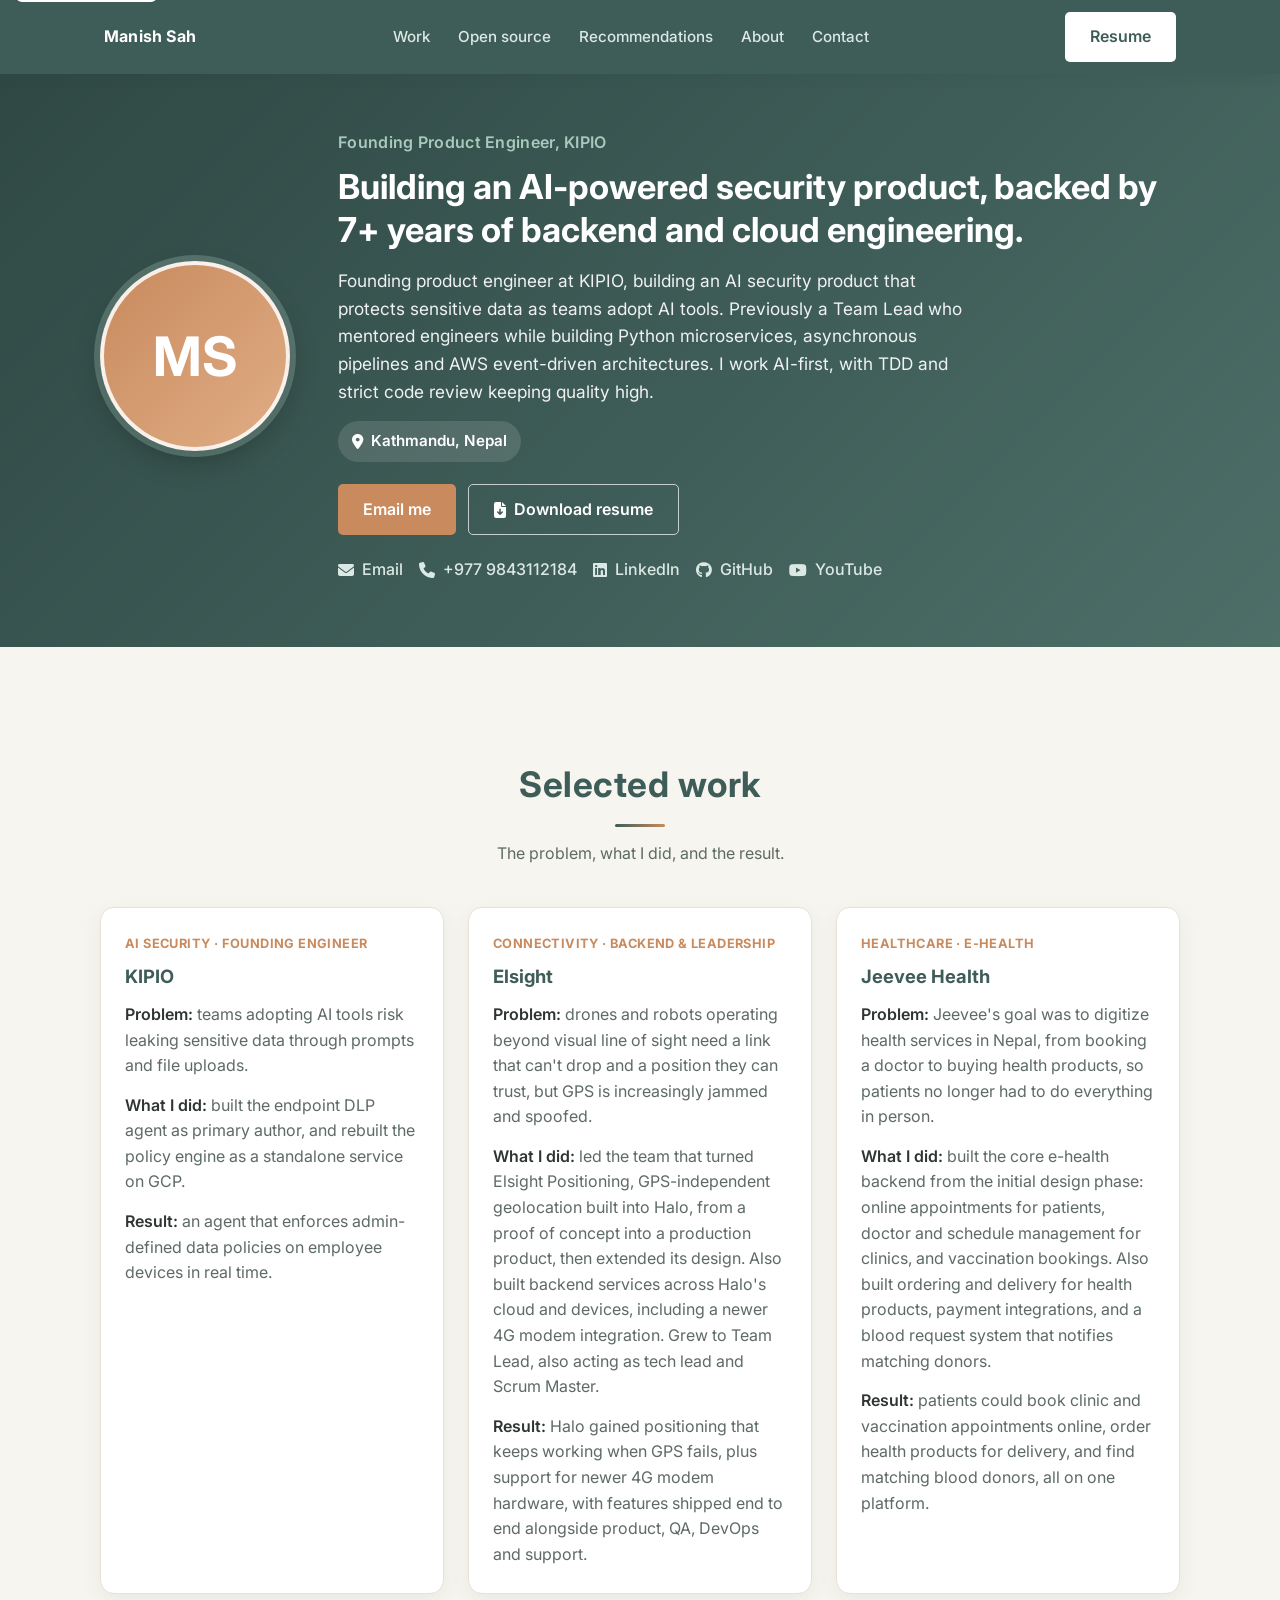
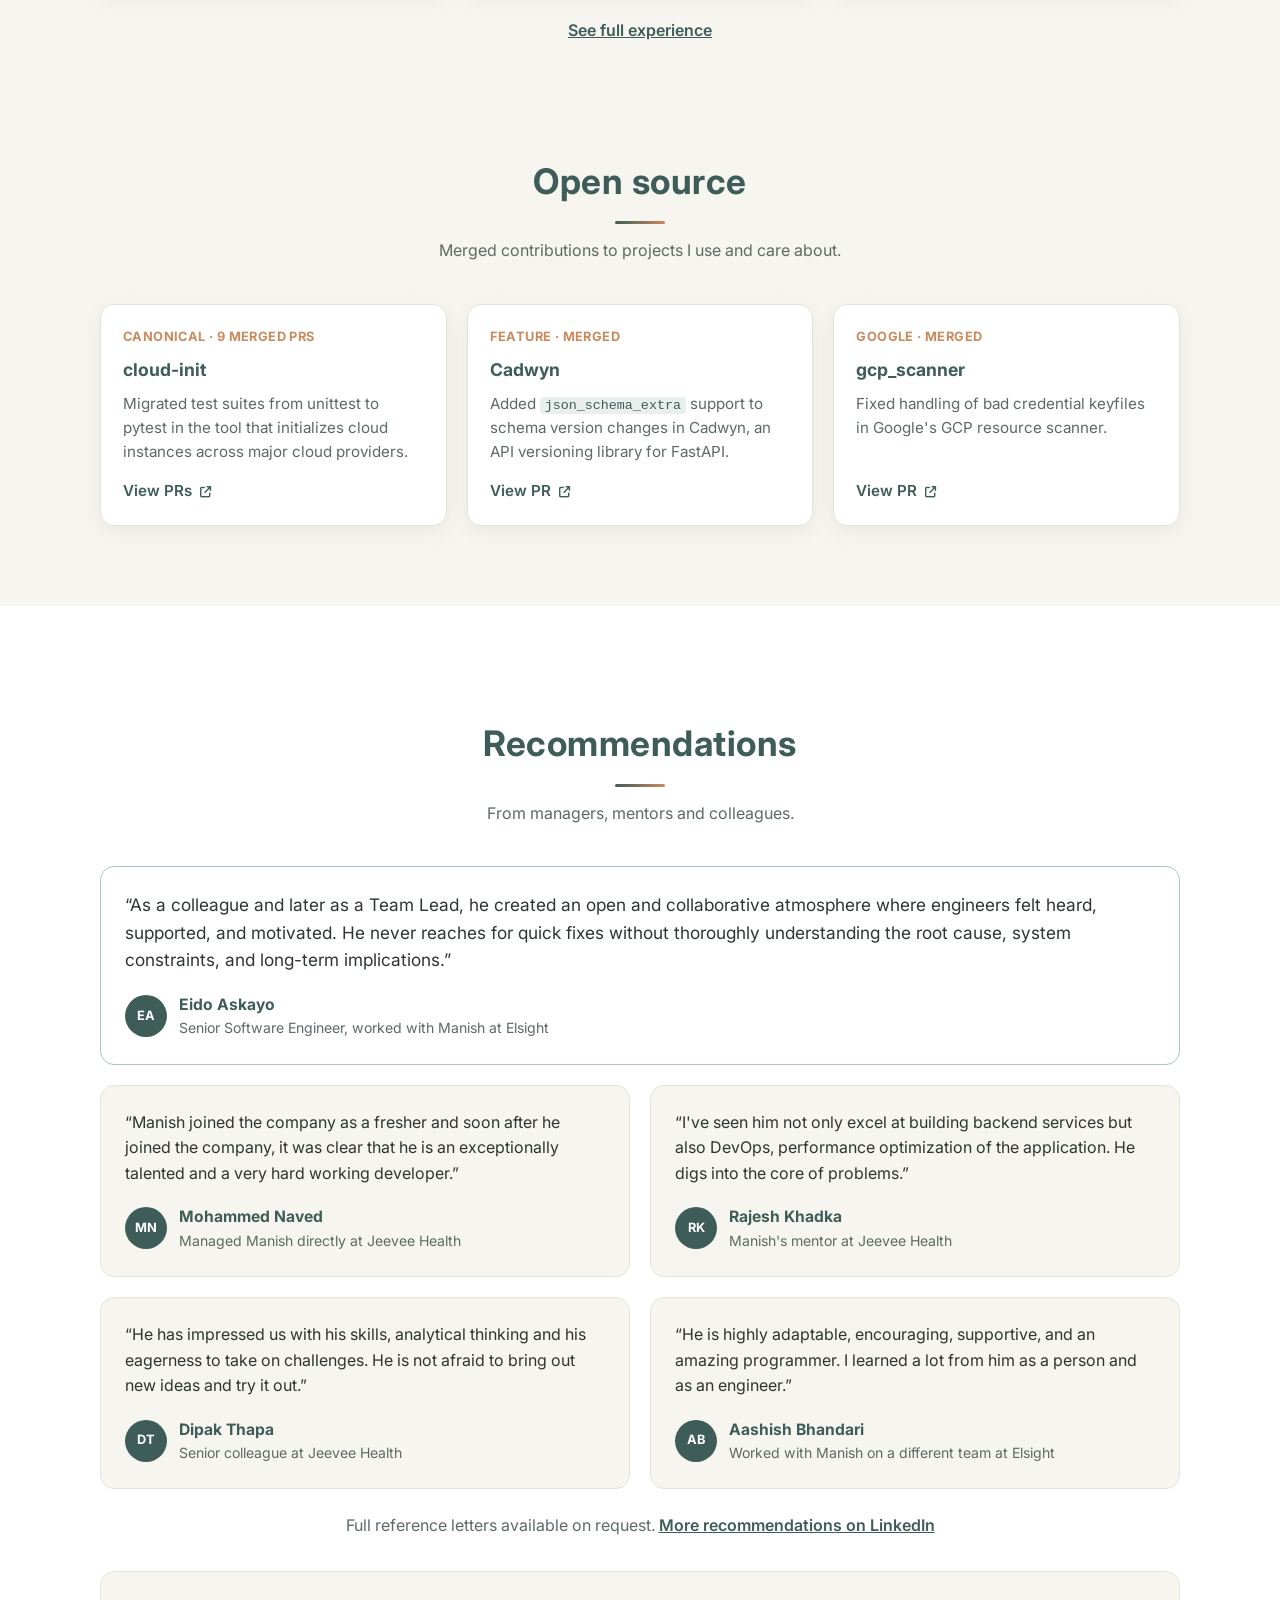
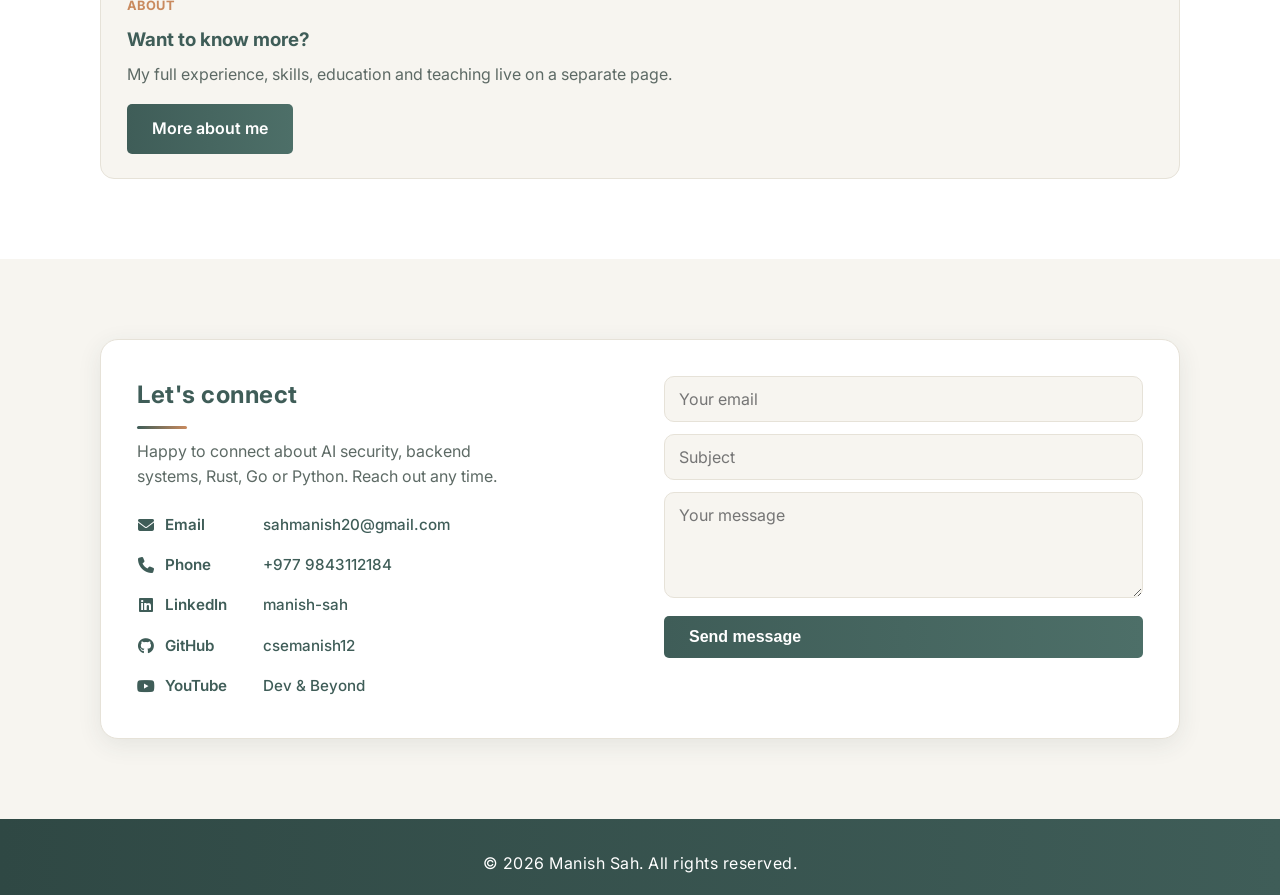
<file: index.html>
<!DOCTYPE html>
<html lang="en">
<head>
  <meta charset="UTF-8">
  <meta name="viewport" content="width=device-width, initial-scale=1">
  <title>Manish Sah | Founding Product Engineer</title>
  <meta name="description" content="Manish Sah — Founding Product Engineer at KIPIO, building an AI security product. 7+ years building backend systems in Python, Rust and Go, IoT integrations, and services on AWS and GCP.">
  <link href="https://fonts.googleapis.com/css2?family=Inter:wght@400;500;600;700;800&display=swap" rel="stylesheet">
  <link rel="stylesheet" href="https://cdnjs.cloudflare.com/ajax/libs/font-awesome/6.5.2/css/all.min.css" integrity="sha512-SnH5WK+bZxgPHs44uWIX+LLJAJ9/2PkPKZ5QiAj6Ta86w+fsb2TkcmfRyVX3pBnMFcV7oQPJkl9QevSCWr3W6A==" crossorigin="anonymous" referrerpolicy="no-referrer">
  <link rel="stylesheet" href="style.css?v=10">
</head>
<body id="top">
  <a class="skip-link" href="#main">Skip to content</a>

  <header class="site-header">
    <div class="header-inner">
      <a href="#top" class="brand"><span>Manish Sah</span></a>
      <button class="nav-toggle" type="button" aria-expanded="false" aria-controls="site-nav" aria-label="Open menu">
        <span></span><span></span><span></span>
      </button>
      <nav id="site-nav" class="site-nav">
        <a href="#work">Work</a>
        <a href="#open-source">Open source</a>
        <a href="#recommendations">Recommendations</a>
        <a href="about.html">About</a>
        <a href="#contact">Contact</a>
      </nav>
      <a href="assets/Manish_Sah_Resume.pdf" target="_blank" rel="noopener" class="btn btn-header-resume">Resume</a>
    </div>
  </header>

  <main id="main">
    <section class="hero">
      <div class="container hero-grid">
        <div class="hero-photo" aria-hidden="true">MS</div>
        <div class="hero-copy">
          <p class="hero-kicker">Founding Product Engineer, KIPIO</p>
          <h1>Building an AI-powered security product, backed by 7+ years of backend and cloud engineering.</h1>
          <p class="hero-lead">Founding product engineer at KIPIO, building an AI security product that protects sensitive data as teams adopt AI tools. Previously a Team Lead who mentored engineers while building Python microservices, asynchronous pipelines and AWS event-driven architectures. I work AI-first, with TDD and strict code review keeping quality high.</p>
          <p class="hero-availability"><i class="fas fa-location-dot" aria-hidden="true"></i> Kathmandu, Nepal</p>
          <div class="hero-actions">
            <a href="mailto:sahmanish20@gmail.com" class="btn btn-primary">Email me</a>
            <a href="assets/Manish_Sah_Resume.pdf" target="_blank" rel="noopener" class="btn btn-tertiary"><i class="fas fa-file-arrow-down" aria-hidden="true"></i> Download resume</a>
          </div>
          <div class="hero-social">
            <a href="mailto:sahmanish20@gmail.com" title="Email"><i class="fas fa-envelope"></i><span>Email</span></a>
            <a href="tel:+9779843112184" title="Phone"><i class="fas fa-phone"></i><span>+977 9843112184</span></a>
            <a href="https://www.linkedin.com/in/manish-sah/" target="_blank" rel="noopener" title="LinkedIn"><i class="fab fa-linkedin"></i><span>LinkedIn</span></a>
            <a href="https://github.com/csemanish12" target="_blank" rel="noopener" title="GitHub"><i class="fab fa-github"></i><span>GitHub</span></a>
            <a href="https://www.youtube.com/@DevAndBeyond" target="_blank" rel="noopener" title="YouTube"><i class="fab fa-youtube"></i><span>YouTube</span></a>
          </div>
        </div>
      </div>
    </section>

    <section id="work" class="section-padding">
      <div class="container">
        <h2>Selected work</h2>
        <p class="section-intro">The problem, what I did, and the result.</p>
        <div class="work-grid">
          <article class="work-card">
            <p class="work-label">AI security · Founding engineer</p>
            <h3>KIPIO</h3>
            <p><strong>Problem:</strong> teams adopting AI tools risk leaking sensitive data through prompts and file uploads.</p>
            <p><strong>What I did:</strong> built the endpoint DLP agent as primary author, and rebuilt the policy engine as a standalone service on GCP.</p>
            <p><strong>Result:</strong> an agent that enforces admin-defined data policies on employee devices in real time.</p>
          </article>
          <article class="work-card">
            <p class="work-label">Connectivity · Backend &amp; leadership</p>
            <h3>Elsight</h3>
            <p><strong>Problem:</strong> drones and robots operating beyond visual line of sight need a link that can't drop and a position they can trust, but GPS is increasingly jammed and spoofed.</p>
            <p><strong>What I did:</strong> led the team that turned Elsight Positioning, GPS-independent geolocation built into Halo, from a proof of concept into a production product, then extended its design. Also built backend services across Halo's cloud and devices, including a newer 4G modem integration. Grew to Team Lead, also acting as tech lead and Scrum Master.</p>
            <p><strong>Result:</strong> Halo gained positioning that keeps working when GPS fails, plus support for newer 4G modem hardware, with features shipped end to end alongside product, QA, DevOps and support.</p>
          </article>
          <article class="work-card">
            <p class="work-label">Healthcare · E-health</p>
            <h3>Jeevee Health</h3>
            <p><strong>Problem:</strong> Jeevee's goal was to digitize health services in Nepal, from booking a doctor to buying health products, so patients no longer had to do everything in person.</p>
            <p><strong>What I did:</strong> built the core e-health backend from the initial design phase: online appointments for patients, doctor and schedule management for clinics, and vaccination bookings. Also built ordering and delivery for health products, payment integrations, and a blood request system that notifies matching donors.</p>
            <p><strong>Result:</strong> patients could book clinic and vaccination appointments online, order health products for delivery, and find matching blood donors, all on one platform.</p>
          </article>
        </div>
        <p class="work-footnote"><a href="about.html#experience">See full experience</a></p>
      </div>
    </section>

    <section id="open-source" class="section-padding oss-section">
      <div class="container">
        <h2>Open source</h2>
        <p class="section-intro">Merged contributions to projects I use and care about.</p>
        <div class="oss-grid">
          <article class="oss-card">
            <p class="work-label">Canonical · 9 merged PRs</p>
            <h3>cloud-init</h3>
            <p>Migrated test suites from unittest to pytest in the tool that initializes cloud instances across major cloud providers.</p>
            <a href="https://github.com/canonical/cloud-init/pulls?q=is%3Apr+is%3Amerged+author%3Acsemanish12" target="_blank" rel="noopener">View PRs <i class="fas fa-arrow-up-right-from-square" aria-hidden="true"></i></a>
          </article>
          <article class="oss-card">
            <p class="work-label">Feature · Merged</p>
            <h3>Cadwyn</h3>
            <p>Added <code>json_schema_extra</code> support to schema version changes in Cadwyn, an API versioning library for FastAPI.</p>
            <a href="https://github.com/zmievsa/cadwyn/pulls?q=is%3Apr+is%3Amerged+author%3Acsemanish12" target="_blank" rel="noopener">View PR <i class="fas fa-arrow-up-right-from-square" aria-hidden="true"></i></a>
          </article>
          <article class="oss-card">
            <p class="work-label">Google · Merged</p>
            <h3>gcp_scanner</h3>
            <p>Fixed handling of bad credential keyfiles in Google's GCP resource scanner.</p>
            <a href="https://github.com/google/gcp_scanner/pulls?q=is%3Apr+is%3Amerged+author%3Acsemanish12" target="_blank" rel="noopener">View PR <i class="fas fa-arrow-up-right-from-square" aria-hidden="true"></i></a>
          </article>
        </div>
      </div>
    </section>

    <section id="recommendations" class="recs-section section-padding">
      <div class="container">
        <h2>Recommendations</h2>
        <p class="section-intro">From managers, mentors and colleagues.</p>
        <div class="recs-grid">
          <article class="rec-card rec-card-featured">
            <blockquote><p>As a colleague and later as a Team Lead, he created an open and collaborative atmosphere where engineers felt heard, supported, and motivated. He never reaches for quick fixes without thoroughly understanding the root cause, system constraints, and long-term implications.</p></blockquote>
            <div class="rec-person">
              <span class="rec-initials" aria-hidden="true">EA</span>
              <div>
                <strong>Eido Askayo</strong>
                <span>Senior Software Engineer, worked with Manish at Elsight</span>
              </div>
            </div>
          </article>
          <article class="rec-card">
            <blockquote><p>Manish joined the company as a fresher and soon after he joined the company, it was clear that he is an exceptionally talented and a very hard working developer.</p></blockquote>
            <div class="rec-person">
              <span class="rec-initials" aria-hidden="true">MN</span>
              <div>
                <strong>Mohammed Naved</strong>
                <span>Managed Manish directly at Jeevee Health</span>
              </div>
            </div>
          </article>
          <article class="rec-card">
            <blockquote><p>I&#39;ve seen him not only excel at building backend services but also DevOps, performance optimization of the application. He digs into the core of problems.</p></blockquote>
            <div class="rec-person">
              <span class="rec-initials" aria-hidden="true">RK</span>
              <div>
                <strong>Rajesh Khadka</strong>
                <span>Manish&#39;s mentor at Jeevee Health</span>
              </div>
            </div>
          </article>
          <article class="rec-card">
            <blockquote><p>He has impressed us with his skills, analytical thinking and his eagerness to take on challenges. He is not afraid to bring out new ideas and try it out.</p></blockquote>
            <div class="rec-person">
              <span class="rec-initials" aria-hidden="true">DT</span>
              <div>
                <strong>Dipak Thapa</strong>
                <span>Senior colleague at Jeevee Health</span>
              </div>
            </div>
          </article>
          <article class="rec-card">
            <blockquote><p>He is highly adaptable, encouraging, supportive, and an amazing programmer. I learned a lot from him as a person and as an engineer.</p></blockquote>
            <div class="rec-person">
              <span class="rec-initials" aria-hidden="true">AB</span>
              <div>
                <strong>Aashish Bhandari</strong>
                <span>Worked with Manish on a different team at Elsight</span>
              </div>
            </div>
          </article>
        </div>
        <p class="work-footnote">Full reference letters available on request. <a href="https://www.linkedin.com/in/manish-sah/details/recommendations/" target="_blank" rel="noopener">More recommendations on LinkedIn</a></p>
        <div class="about-teaser">
          <p class="work-label">About</p>
          <h3>Want to know more?</h3>
          <p>My full experience, skills, education and teaching live on a separate page.</p>
          <a href="about.html" class="btn btn-primary">More about me</a>
        </div>
      </div>
    </section>

    <section id="contact" class="contact-section section-padding">
      <div class="container">
        <div class="contact-card">
          <div class="contact-card-details">
            <h2>Let's connect</h2>
            <p class="contact-lead">Happy to connect about AI security, backend systems, Rust, Go or Python. Reach out any time.</p>
            <ul class="contact-list">
              <li>
                <a href="mailto:sahmanish20@gmail.com">
                  <span class="contact-icon"><i class="fas fa-envelope" aria-hidden="true"></i></span>
                  <span class="contact-copy"><span class="contact-label">Email</span><span class="contact-value">sahmanish20@gmail.com</span></span>
                </a>
              </li>
              <li>
                <a href="tel:+9779843112184">
                  <span class="contact-icon"><i class="fas fa-phone" aria-hidden="true"></i></span>
                  <span class="contact-copy"><span class="contact-label">Phone</span><span class="contact-value">+977 9843112184</span></span>
                </a>
              </li>
              <li>
                <a href="https://www.linkedin.com/in/manish-sah/" target="_blank" rel="noopener">
                  <span class="contact-icon"><i class="fab fa-linkedin" aria-hidden="true"></i></span>
                  <span class="contact-copy"><span class="contact-label">LinkedIn</span><span class="contact-value">manish-sah</span></span>
                </a>
              </li>
              <li>
                <a href="https://github.com/csemanish12" target="_blank" rel="noopener">
                  <span class="contact-icon"><i class="fab fa-github" aria-hidden="true"></i></span>
                  <span class="contact-copy"><span class="contact-label">GitHub</span><span class="contact-value">csemanish12</span></span>
                </a>
              </li>
              <li>
                <a href="https://www.youtube.com/@DevAndBeyond" target="_blank" rel="noopener">
                  <span class="contact-icon"><i class="fab fa-youtube" aria-hidden="true"></i></span>
                  <span class="contact-copy"><span class="contact-label">YouTube</span><span class="contact-value">Dev &amp; Beyond</span></span>
                </a>
              </li>
            </ul>
          </div>
          <div class="contact-card-form">
            <form id="contactForm">
              <input type="text" name="_honey" class="honey-field" tabindex="-1" autocomplete="off" aria-hidden="true">
              <label class="sr-only" for="sender">Your email</label>
              <input id="sender" type="email" name="email" placeholder="Your email" required>
              <label class="sr-only" for="subject">Subject</label>
              <input id="subject" type="text" name="subject" placeholder="Subject" required>
              <label class="sr-only" for="message">Your message</label>
              <textarea id="message" name="message" placeholder="Your message" rows="4" required></textarea>
              <button type="submit" class="btn btn-primary">Send message</button>
              <div id="contact-status" role="status"></div>
            </form>
          </div>
        </div>
      </div>
    </section>
  </main>

  <footer class="footer">
    <div class="container">
      <p>&copy; <span id="current-year"></span> Manish Sah. All rights reserved.</p>
    </div>
  </footer>
  <script src="script.js?v=1"></script>
</body>
</html>
</file>
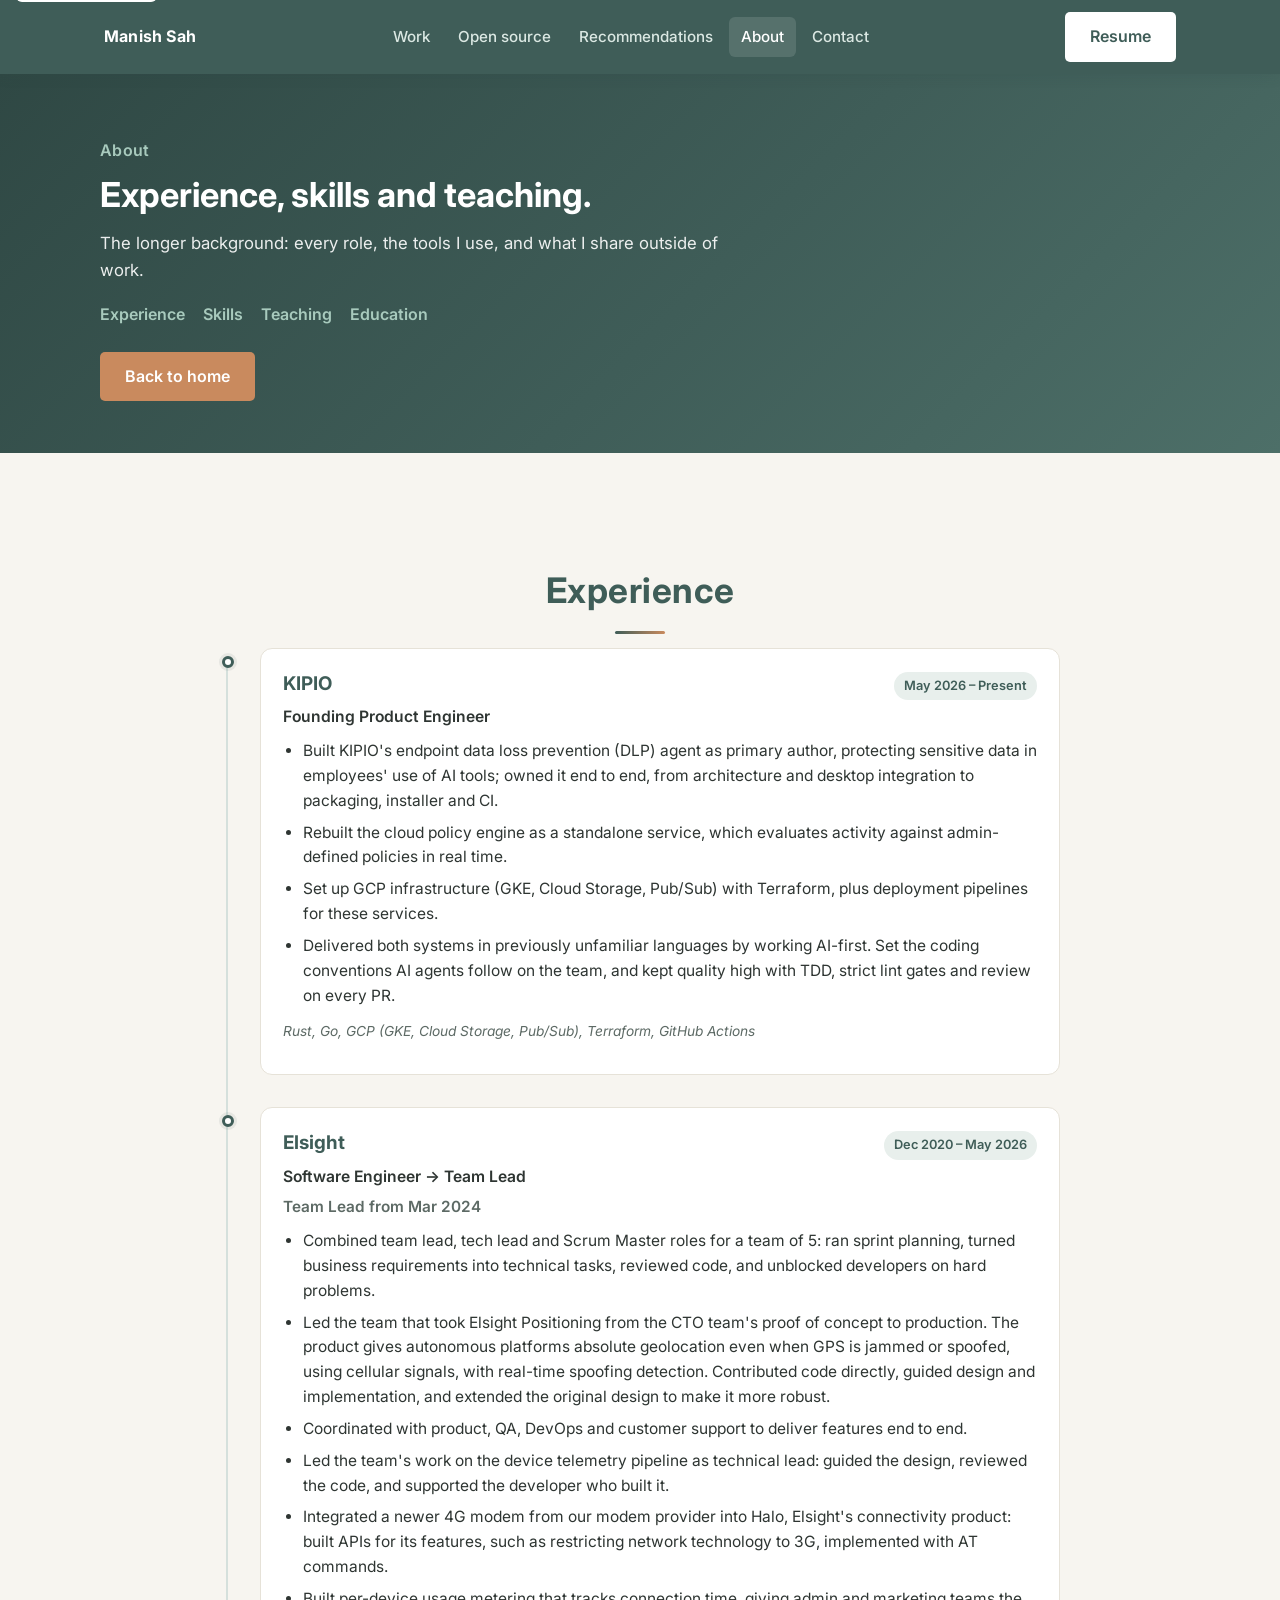
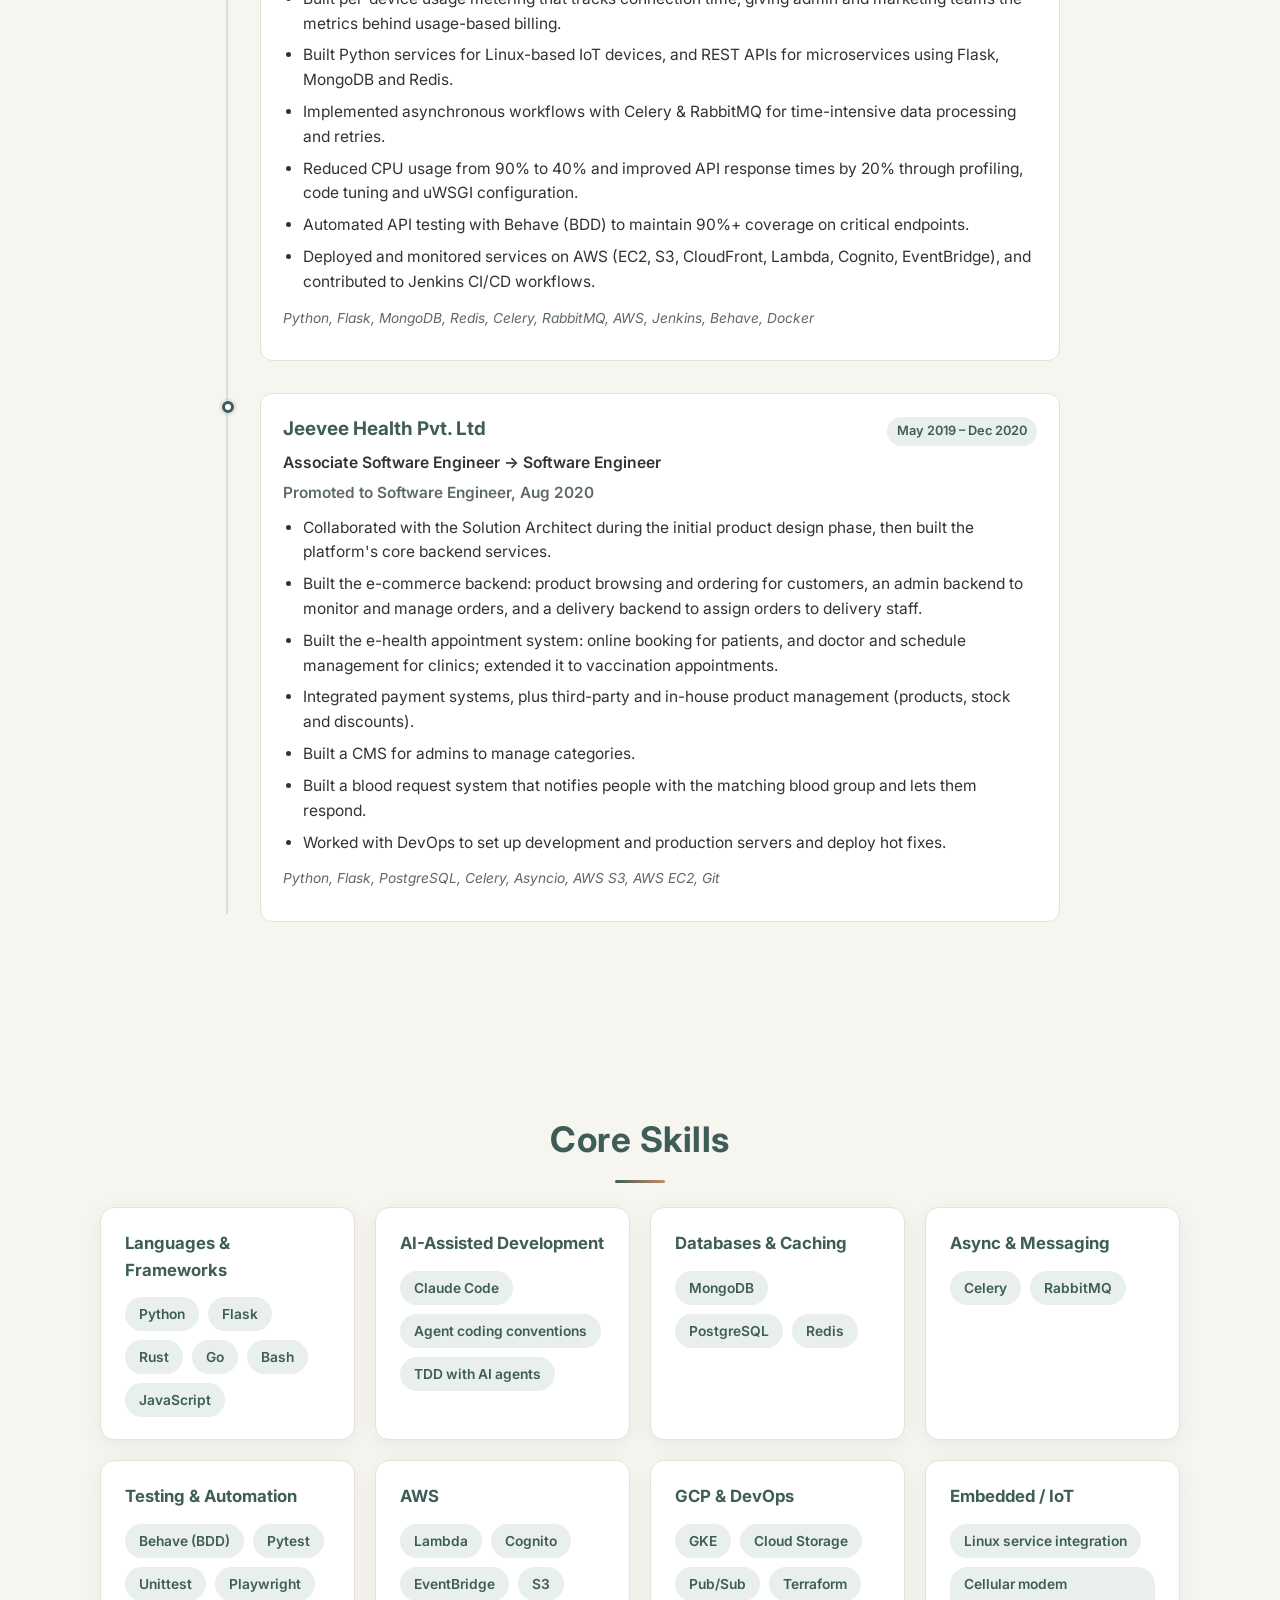
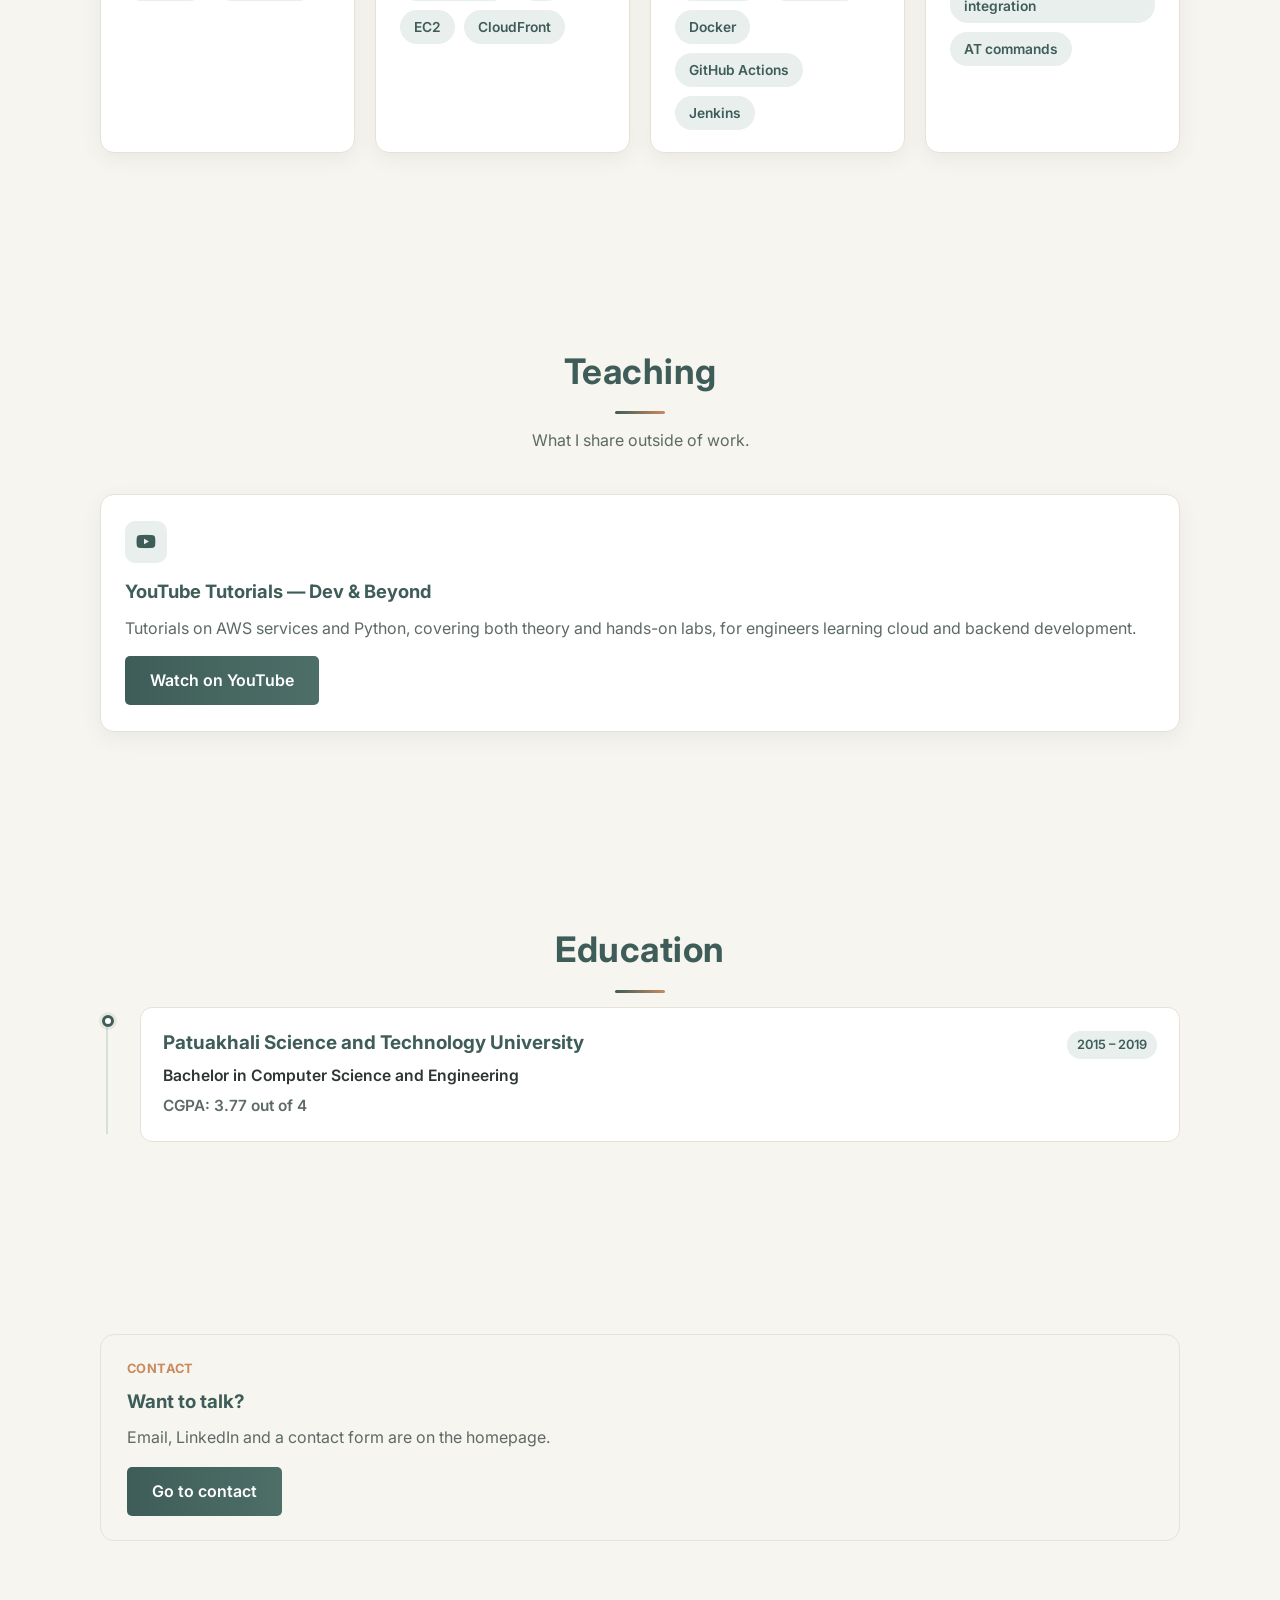
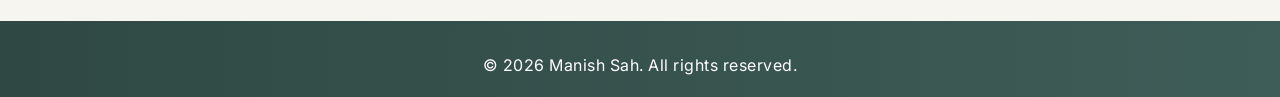
<file: about.html>
<!DOCTYPE html>
<html lang="en">
<head>
  <meta charset="UTF-8">
  <meta name="viewport" content="width=device-width, initial-scale=1">
  <title>About Manish Sah | Experience &amp; skills</title>
  <meta name="description" content="Manish Sah — Founding Product Engineer at KIPIO, building an AI security product. 7+ years building backend systems in Python, Rust and Go, IoT integrations, and services on AWS and GCP.">
  <link href="https://fonts.googleapis.com/css2?family=Inter:wght@400;500;600;700;800&display=swap" rel="stylesheet">
  <link rel="stylesheet" href="https://cdnjs.cloudflare.com/ajax/libs/font-awesome/6.5.2/css/all.min.css" integrity="sha512-SnH5WK+bZxgPHs44uWIX+LLJAJ9/2PkPKZ5QiAj6Ta86w+fsb2TkcmfRyVX3pBnMFcV7oQPJkl9QevSCWr3W6A==" crossorigin="anonymous" referrerpolicy="no-referrer">
  <link rel="stylesheet" href="style.css?v=10">
</head>
<body id="top">
  <a class="skip-link" href="#main">Skip to content</a>

  <header class="site-header">
    <div class="header-inner">
      <a href="index.html" class="brand"><span>Manish Sah</span></a>
      <button class="nav-toggle" type="button" aria-expanded="false" aria-controls="site-nav" aria-label="Open menu">
        <span></span><span></span><span></span>
      </button>
      <nav id="site-nav" class="site-nav">
        <a href="index.html#work">Work</a>
        <a href="index.html#open-source">Open source</a>
        <a href="index.html#recommendations">Recommendations</a>
        <a href="about.html" aria-current="page">About</a>
        <a href="index.html#contact">Contact</a>
      </nav>
      <a href="assets/Manish_Sah_Resume.pdf" target="_blank" rel="noopener" class="btn btn-header-resume">Resume</a>
    </div>
  </header>

  <main id="main">
    <section class="about-hero">
      <div class="container">
        <p class="hero-kicker">About</p>
        <h1>Experience, skills and teaching.</h1>
        <p class="about-hero-lead">The longer background: every role, the tools I use, and what I share outside of work.</p>
        <p class="about-jump">
          <a href="#experience">Experience</a>
          <a href="#skills">Skills</a>
          <a href="#projects">Teaching</a>
          <a href="#education">Education</a>
        </p>
        <a href="index.html" class="btn btn-primary">Back to home</a>
      </div>
    </section>

    <section id="experience" class="experience-section section-padding">
      <div class="container">
        <h2>Experience</h2>
        <div class="timeline">
          <article class="timeline-item">
            <div class="timeline-marker" aria-hidden="true"></div>
            <div class="timeline-body">
              <div class="timeline-top">
                <h3>KIPIO</h3>
                <span class="experience-dates">May 2026 – Present</span>
              </div>
              <p class="timeline-role">Founding Product Engineer</p>
              <ul class="experience-bullets">
                <li>Built KIPIO's endpoint data loss prevention (DLP) agent as primary author, protecting sensitive data in employees' use of AI tools; owned it end to end, from architecture and desktop integration to packaging, installer and CI.</li>
                <li>Rebuilt the cloud policy engine as a standalone service, which evaluates activity against admin-defined policies in real time.</li>
                <li>Set up GCP infrastructure (GKE, Cloud Storage, Pub/Sub) with Terraform, plus deployment pipelines for these services.</li>
                <li>Delivered both systems in previously unfamiliar languages by working AI-first. Set the coding conventions AI agents follow on the team, and kept quality high with TDD, strict lint gates and review on every PR.</li>
              </ul>
              <p class="experience-tech">Rust, Go, GCP (GKE, Cloud Storage, Pub/Sub), Terraform, GitHub Actions</p>
            </div>
          </article>

          <article class="timeline-item">
            <div class="timeline-marker" aria-hidden="true"></div>
            <div class="timeline-body">
              <div class="timeline-top">
                <h3>Elsight</h3>
                <span class="experience-dates">Dec 2020 – May 2026</span>
              </div>
              <p class="timeline-role">Software Engineer → Team Lead</p>
              <p class="experience-meta">Team Lead from Mar 2024</p>
              <ul class="experience-bullets">
                <li>Combined team lead, tech lead and Scrum Master roles for a team of 5: ran sprint planning, turned business requirements into technical tasks, reviewed code, and unblocked developers on hard problems.</li>
                <li>Led the team that took Elsight Positioning from the CTO team's proof of concept to production. The product gives autonomous platforms absolute geolocation even when GPS is jammed or spoofed, using cellular signals, with real-time spoofing detection. Contributed code directly, guided design and implementation, and extended the original design to make it more robust.</li>
                <li>Coordinated with product, QA, DevOps and customer support to deliver features end to end.</li>
                <li>Led the team's work on the device telemetry pipeline as technical lead: guided the design, reviewed the code, and supported the developer who built it.</li>
                <li>Integrated a newer 4G modem from our modem provider into Halo, Elsight's connectivity product: built APIs for its features, such as restricting network technology to 3G, implemented with AT commands.</li>
                <li>Built per-device usage metering that tracks connection time, giving admin and marketing teams the metrics behind usage-based billing.</li>
                <li>Built Python services for Linux-based IoT devices, and REST APIs for microservices using Flask, MongoDB and Redis.</li>
                <li>Implemented asynchronous workflows with Celery &amp; RabbitMQ for time-intensive data processing and retries.</li>
                <li>Reduced CPU usage from 90% to 40% and improved API response times by 20% through profiling, code tuning and uWSGI configuration.</li>
                <li>Automated API testing with Behave (BDD) to maintain 90%+ coverage on critical endpoints.</li>
                <li>Deployed and monitored services on AWS (EC2, S3, CloudFront, Lambda, Cognito, EventBridge), and contributed to Jenkins CI/CD workflows.</li>
              </ul>
              <p class="experience-tech">Python, Flask, MongoDB, Redis, Celery, RabbitMQ, AWS, Jenkins, Behave, Docker</p>
            </div>
          </article>

          <article class="timeline-item">
            <div class="timeline-marker" aria-hidden="true"></div>
            <div class="timeline-body">
              <div class="timeline-top">
                <h3>Jeevee Health Pvt. Ltd</h3>
                <span class="experience-dates">May 2019 – Dec 2020</span>
              </div>
              <p class="timeline-role">Associate Software Engineer → Software Engineer</p>
              <p class="experience-meta">Promoted to Software Engineer, Aug 2020</p>
              <ul class="experience-bullets">
                <li>Collaborated with the Solution Architect during the initial product design phase, then built the platform's core backend services.</li>
                <li>Built the e-commerce backend: product browsing and ordering for customers, an admin backend to monitor and manage orders, and a delivery backend to assign orders to delivery staff.</li>
                <li>Built the e-health appointment system: online booking for patients, and doctor and schedule management for clinics; extended it to vaccination appointments.</li>
                <li>Integrated payment systems, plus third-party and in-house product management (products, stock and discounts).</li>
                <li>Built a CMS for admins to manage categories.</li>
                <li>Built a blood request system that notifies people with the matching blood group and lets them respond.</li>
                <li>Worked with DevOps to set up development and production servers and deploy hot fixes.</li>
              </ul>
              <p class="experience-tech">Python, Flask, PostgreSQL, Celery, Asyncio, AWS S3, AWS EC2, Git</p>
            </div>
          </article>
        </div>
      </div>
    </section>

    <section id="skills" class="skills-section section-padding">
      <div class="container">
        <h2>Core Skills</h2>
        <div class="skills-grid">
          <div class="skill-group">
            <h3>Languages &amp; Frameworks</h3>
            <div class="skill-tags"><span>Python</span><span>Flask</span><span>Rust</span><span>Go</span><span>Bash</span><span>JavaScript</span></div>
          </div>
          <div class="skill-group">
            <h3>AI-Assisted Development</h3>
            <div class="skill-tags"><span>Claude Code</span><span>Agent coding conventions</span><span>TDD with AI agents</span></div>
          </div>
          <div class="skill-group">
            <h3>Databases &amp; Caching</h3>
            <div class="skill-tags"><span>MongoDB</span><span>PostgreSQL</span><span>Redis</span></div>
          </div>
          <div class="skill-group">
            <h3>Async &amp; Messaging</h3>
            <div class="skill-tags"><span>Celery</span><span>RabbitMQ</span></div>
          </div>
          <div class="skill-group">
            <h3>Testing &amp; Automation</h3>
            <div class="skill-tags"><span>Behave (BDD)</span><span>Pytest</span><span>Unittest</span><span>Playwright</span></div>
          </div>
          <div class="skill-group">
            <h3>AWS</h3>
            <div class="skill-tags"><span>Lambda</span><span>Cognito</span><span>EventBridge</span><span>S3</span><span>EC2</span><span>CloudFront</span></div>
          </div>
          <div class="skill-group">
            <h3>GCP &amp; DevOps</h3>
            <div class="skill-tags"><span>GKE</span><span>Cloud Storage</span><span>Pub/Sub</span><span>Terraform</span><span>Docker</span><span>GitHub Actions</span><span>Jenkins</span></div>
          </div>
          <div class="skill-group">
            <h3>Embedded / IoT</h3>
            <div class="skill-tags"><span>Linux service integration</span><span>Cellular modem integration</span><span>AT commands</span></div>
          </div>
        </div>
      </div>
    </section>

    <section id="projects" class="projects-section section-padding">
      <div class="container">
        <h2>Teaching</h2>
        <p class="section-intro">What I share outside of work.</p>
        <div class="projects-grid">
          <article class="project-card">
            <div class="service-icon" aria-hidden="true"><i class="fab fa-youtube"></i></div>
            <h3>YouTube Tutorials — Dev &amp; Beyond</h3>
            <p>Tutorials on AWS services and Python, covering both theory and hands-on labs, for engineers learning cloud and backend development.</p>
            <a href="https://www.youtube.com/@DevAndBeyond" target="_blank" rel="noopener" class="btn btn-primary">Watch on YouTube</a>
          </article>
        </div>
      </div>
    </section>

    <section id="education" class="education-section section-padding">
      <div class="container">
        <h2>Education</h2>
        <div class="timeline education-timeline">
          <article class="timeline-item">
            <div class="timeline-marker" aria-hidden="true"></div>
            <div class="timeline-body">
              <div class="timeline-top">
                <h3>Patuakhali Science and Technology University</h3>
                <span class="experience-dates">2015 – 2019</span>
              </div>
              <p class="timeline-role">Bachelor in Computer Science and Engineering</p>
              <p class="experience-meta">CGPA: 3.77 out of 4</p>
            </div>
          </article>
        </div>
      </div>
    </section>

    <section class="section-padding">
      <div class="container">
        <div class="about-teaser">
          <p class="work-label">Contact</p>
          <h3>Want to talk?</h3>
          <p>Email, LinkedIn and a contact form are on the homepage.</p>
          <a href="index.html#contact" class="btn btn-primary">Go to contact</a>
        </div>
      </div>
    </section>
  </main>

  <footer class="footer">
    <div class="container">
      <p>&copy; <span id="current-year"></span> Manish Sah. All rights reserved.</p>
    </div>
  </footer>
  <script src="script.js?v=1"></script>
</body>
</html>
</file>
<file: style.css>
/* ===================================================================
   Manish Sah — portfolio styles
   =================================================================== */

:root {
  --primary-color: #3f5d58;
  --primary-color-deep: #2f4844;
  --primary-color-mid: #4d6f68;
  --secondary-color: #c98a5e;
  --secondary-color-light: #e0ad85;
  --accent-color: #a8cabd;
  --text-color: #2e3532;
  --light-text-color: #5d6a65;
  --background-color: #f7f5f0;
  --card-background: #fff;
  --border-color: #e6e2d8;
  --font-family: 'Inter', sans-serif;
}

* , *::before, *::after { box-sizing: border-box; }

html {
  scroll-behavior: smooth;
  scroll-padding-top: 72px;
}

body {
  margin: 0;
  font-family: var(--font-family);
  line-height: 1.6;
  color: var(--text-color);
  background-color: var(--background-color);
  -webkit-font-smoothing: antialiased;
  -moz-osx-font-smoothing: grayscale;
}

.container {
  max-width: 1120px;
  margin: 0 auto;
  padding: 0 20px;
}

.sr-only {
  position: absolute;
  width: 1px;
  height: 1px;
  padding: 0;
  margin: -1px;
  overflow: hidden;
  clip: rect(0, 0, 0, 0);
  white-space: nowrap;
  border: 0;
}

.skip-link {
  position: absolute;
  left: 16px;
  top: -40px;
  background: #fff;
  color: var(--primary-color);
  padding: 8px 12px;
  border-radius: 6px;
  z-index: 2000;
  font-weight: 600;
}
.skip-link:focus { top: 12px; }

/* Header */
.site-header {
  position: sticky;
  top: 0;
  z-index: 1000;
  background: var(--primary-color);
  box-shadow: 0 2px 12px rgba(47,72,68, 0.16);
}

.header-inner {
  max-width: 1120px;
  margin: 0 auto;
  padding: 12px 24px;
  display: flex;
  align-items: center;
  gap: 20px;
}

.brand {
  display: flex;
  align-items: center;
  gap: 10px;
  color: #fff;
  text-decoration: none;
  font-weight: 700;
  letter-spacing: 0.2px;
  flex-shrink: 0;
}

.site-nav {
  display: flex;
  align-items: center;
  justify-content: center;
  gap: 4px;
  flex: 1;
}

.site-nav a {
  color: #dbe8e3;
  text-decoration: none;
  font-weight: 500;
  font-size: 0.95rem;
  padding: 8px 12px;
  border-radius: 6px;
}

.site-nav a:hover, .site-nav a:focus {
  color: #fff;
  background: rgba(255, 255, 255, 0.1);
}

.btn-header-resume {
  background: #fff;
  color: var(--primary-color);
  padding: 8px 16px;
  border-radius: 999px;
  font-size: 0.92rem;
  margin-left: auto;
  text-decoration: none;
  font-weight: 600;
}
.btn-header-resume:hover { background: var(--accent-color); }

.nav-toggle {
  display: none;
  margin-left: auto;
  width: 42px;
  height: 42px;
  border: 0;
  border-radius: 8px;
  background: rgba(255, 255, 255, 0.12);
  cursor: pointer;
  padding: 10px;
}
.nav-toggle span {
  display: block;
  height: 2px;
  background: #fff;
  margin: 5px 0;
  border-radius: 2px;
}

/* Buttons */
.btn {
  display: inline-flex;
  align-items: center;
  gap: 8px;
  padding: 12px 25px;
  border-radius: 5px;
  text-decoration: none;
  font-weight: 600;
  transition: background-color 0.3s ease, color 0.3s ease, box-shadow 0.3s ease;
  border: none;
  cursor: pointer;
  font-size: 1rem;
}
.btn-primary {
  background: linear-gradient(90deg, var(--primary-color), var(--primary-color-mid));
  color: #fff;
}
.btn-primary:hover {
  background: linear-gradient(90deg, var(--primary-color-deep), var(--primary-color-mid));
  box-shadow: 0 4px 16px rgba(47,72,68,0.13);
}
.btn-secondary { background-color: #e0e0e0; color: var(--text-color); }
.btn-secondary:hover { background-color: #d0d0d0; }
.btn-tertiary {
  background: #fff;
  border: 1.5px solid var(--primary-color);
  color: var(--primary-color);
}
.btn-tertiary:hover { background: var(--primary-color); color: #fff; }

/* Hero */
.hero {
  background: linear-gradient(135deg, var(--primary-color-deep) 0%, var(--primary-color) 55%, var(--primary-color-mid) 100%);
  color: #fff;
  padding: 56px 0 64px;
}
.hero-grid {
  display: grid;
  grid-template-columns: 190px 1fr;
  gap: 48px;
  align-items: center;
}
.hero-photo {
  width: 190px;
  height: 190px;
  border-radius: 50%;
  display: flex;
  align-items: center;
  justify-content: center;
  font-size: 3.4rem;
  font-weight: 700;
  color: #fff;
  background: linear-gradient(135deg, var(--secondary-color), var(--secondary-color-light));
  border: 4px solid rgba(255, 255, 255, 0.85);
  box-shadow: 0 0 0 6px rgba(168, 202, 189, 0.28), 0 12px 28px rgba(0, 0, 0, 0.22);
}
.hero-kicker {
  margin: 0 0 10px;
  font-weight: 600;
  color: var(--accent-color);
  letter-spacing: 0.3px;
}
.hero h1 { margin: 0 0 16px; color: #fff; font-size: 2.15rem; line-height: 1.25; }
.hero-lead { margin: 0 0 16px; font-size: 1.08rem; color: rgba(255, 255, 255, 0.92); max-width: 640px; }
.hero-availability {
  display: inline-flex;
  align-items: center;
  gap: 8px;
  margin: 0 0 22px;
  padding: 8px 14px;
  border-radius: 999px;
  background: rgba(255, 255, 255, 0.12);
  font-weight: 600;
  font-size: 0.95rem;
}
.hero-actions { display: flex; flex-wrap: wrap; gap: 12px; margin-bottom: 22px; }
.hero-actions .btn-primary { background: var(--secondary-color); }
.hero-actions .btn-primary:hover { background: #b87a4f; }
.hero-actions .btn-tertiary { background: transparent; border-color: rgba(255,255,255,0.7); color: #fff; }
.hero-actions .btn-tertiary:hover { background: #fff; color: var(--primary-color); }
.hero-social { display: flex; flex-wrap: wrap; gap: 16px; }
.hero-social a { color: #dbe8e3; text-decoration: none; display: inline-flex; align-items: center; gap: 8px; font-weight: 500; }
.hero-social a:hover { color: #fff; }

/* Sections */
.section-padding { padding: 80px 0; }
h2 {
  color: var(--primary-color);
  font-size: 2.2rem;
  text-align: center;
  margin-bottom: 14px;
  position: relative;
  letter-spacing: 0.5px;
}
h2::after {
  content: '';
  display: block;
  width: 50px;
  height: 3px;
  background: linear-gradient(90deg, var(--primary-color), var(--secondary-color));
  margin: 12px auto 0;
  border-radius: 2px;
}
.section-intro { text-align: center; max-width: 680px; margin: 0 auto 40px; color: var(--light-text-color); }

/* Experience timeline */
.experience-section .container { max-width: 880px; }
.timeline { position: relative; margin-top: 12px; padding-left: 28px; }
.timeline::before {
  content: '';
  position: absolute;
  left: 6px;
  top: 8px;
  bottom: 8px;
  width: 2px;
  background: #d5e0dc;
}
.timeline-item { position: relative; padding: 0 0 32px 12px; }
.timeline-item:last-child { padding-bottom: 0; }
.timeline-marker {
  position: absolute;
  left: -26px;
  top: 8px;
  width: 12px;
  height: 12px;
  border-radius: 50%;
  background: #fff;
  border: 3px solid var(--primary-color);
  box-shadow: 0 0 0 3px rgba(47,72,68, 0.08);
}
.timeline-body {
  background: #fff;
  border: 1px solid var(--border-color);
  border-radius: 12px;
  padding: 20px 22px 18px;
}
.timeline-top { display: flex; justify-content: space-between; align-items: baseline; gap: 12px; flex-wrap: wrap; }
.timeline-top h3 { margin: 0; color: var(--primary-color); font-size: 1.18rem; }
.timeline-role { margin: 4px 0 6px; color: var(--text-color); font-weight: 600; font-size: 0.98rem; }
.experience-dates {
  color: var(--primary-color);
  background: #e8efec;
  font-weight: 600;
  font-size: 0.8rem;
  white-space: nowrap;
  padding: 4px 10px;
  border-radius: 999px;
}
.experience-meta { margin: 6px 0 4px 0; color: var(--light-text-color); font-weight: 600; font-size: 0.96rem; }
.experience-bullets { margin: 10px 0 0 0; padding-left: 20px; color: var(--text-color); font-size: 0.97rem; line-height: 1.6; }
.experience-bullets li { margin-bottom: 7px; }
.experience-tech { margin-top: 12px; font-size: 0.86rem; color: var(--light-text-color); font-style: italic; }

.education-heading { margin-top: 48px; text-align: left; font-size: 1.35rem; }
.education-heading::after { display: none; }

/* Skills */
.skills-grid {
  display: grid;
  grid-template-columns: repeat(auto-fit, minmax(240px, 1fr));
  gap: 20px;
  margin-top: 24px;
}
.skill-group {
  background: #fff;
  border: 1.5px solid var(--border-color);
  border-radius: 14px;
  padding: 22px 24px;
  box-shadow: 0 6px 20px rgba(47,72,68,0.07);
  transition: transform 0.2s ease, box-shadow 0.2s ease;
}
.skill-group:hover { transform: translateY(-4px); box-shadow: 0 12px 28px rgba(47,72,68,0.14); }
.skill-group h3 { margin: 0 0 14px 0; color: var(--primary-color); font-size: 1.05rem; }
.skill-tags { display: flex; flex-wrap: wrap; gap: 9px; }
.skill-tags span {
  background: #e8efec;
  color: var(--primary-color);
  border-radius: 18px;
  padding: 6px 14px;
  font-size: 0.86rem;
  font-weight: 600;
  transition: background 0.2s ease, color 0.2s ease, transform 0.2s ease;
}
.skill-tags span:hover { background: var(--primary-color); color: #fff; transform: translateY(-2px); }

/* Projects */
.projects-grid { display: grid; grid-template-columns: repeat(auto-fit, minmax(300px, 1fr)); gap: 24px; margin-top: 36px; }
.project-card, .work-card {
  background: #fff;
  border: 1.5px solid var(--border-color);
  border-radius: 14px;
  padding: 26px 24px;
  box-shadow: 0 6px 20px rgba(47,72,68, 0.07);
  text-align: left;
  transition: transform 0.2s ease, box-shadow 0.2s ease;
  display: flex;
  flex-direction: column;
}
.project-card:hover, .work-card:hover { transform: translateY(-6px); box-shadow: 0 12px 28px rgba(47,72,68,0.14); }
.project-card h3, .work-card h3 { margin: 0 0 10px; color: var(--primary-color); font-size: 1.15rem; }
.project-card p, .work-card p { margin: 0 0 14px; color: var(--light-text-color); }
.work-label {
  margin: 0 0 8px !important;
  color: var(--secondary-color) !important;
  font-weight: 700;
  font-size: 0.8rem;
  text-transform: uppercase;
  letter-spacing: 0.4px;
}
.project-card .btn, .work-card .btn { margin-top: auto; align-self: flex-start; }
.work-card p strong { color: var(--text-color); font-weight: 600; }
.work-card p:last-child { margin-bottom: 0; }

/* Selected work */
.work-grid { display: grid; grid-template-columns: repeat(3, minmax(0, 1fr)); gap: 24px; }
.work-footnote { text-align: center; margin: 24px auto 0; color: var(--light-text-color); }
.work-footnote a { color: var(--primary-color); font-weight: 600; }

/* Open source */
.oss-section { padding-top: 0; }
.oss-grid { display: grid; grid-template-columns: repeat(3, minmax(0, 1fr)); gap: 20px; }
.oss-card {
  display: flex;
  flex-direction: column;
  background: #fff;
  border: 1.5px solid var(--border-color);
  border-radius: 14px;
  padding: 22px;
  box-shadow: 0 6px 20px rgba(47,72,68,0.07);
}
.oss-card h3 { margin: 0 0 8px; color: var(--primary-color); font-size: 1.1rem; }
.oss-card p:not(.work-label) { margin: 0 0 14px; color: var(--light-text-color); font-size: 0.95rem; }
.oss-card code { font-size: 0.88em; background: #e8efec; color: var(--primary-color); padding: 1px 5px; border-radius: 4px; }
.oss-card a { margin-top: auto; color: var(--primary-color); font-weight: 600; text-decoration: none; font-size: 0.95rem; }
.oss-card a i { font-size: 0.75em; margin-left: 4px; }
.oss-card a:hover { color: var(--secondary-color); }

/* Recommendations */
.recs-section { background: #fff; }
.recs-grid { display: grid; grid-template-columns: repeat(2, minmax(0, 1fr)); gap: 20px; }
.rec-card {
  display: flex;
  flex-direction: column;
  gap: 18px;
  background: var(--background-color);
  border: 1px solid var(--border-color);
  border-radius: 14px;
  padding: 24px;
}
.rec-card blockquote { flex: 1; margin: 0; }
.rec-card blockquote p { margin: 0; font-size: 1rem; line-height: 1.6; color: var(--text-color); }
.rec-card blockquote p::before { content: '\201C'; }
.rec-card blockquote p::after { content: '\201D'; }
.rec-person { display: flex; align-items: center; gap: 12px; }
.rec-initials {
  flex: 0 0 42px;
  width: 42px;
  height: 42px;
  border-radius: 50%;
  background: var(--primary-color);
  color: #fff;
  font-size: 0.8rem;
  font-weight: 700;
  display: flex;
  align-items: center;
  justify-content: center;
}
.rec-person div { display: flex; flex-direction: column; }
.rec-person strong { color: var(--primary-color); font-size: 0.98rem; }
.rec-person div span { font-size: 0.88rem; color: var(--light-text-color); }

.about-teaser {
  margin: 32px 0 0;
  background: var(--background-color);
  border: 1px solid var(--border-color);
  border-radius: 14px;
  padding: 24px 26px;
}
.about-teaser h3 { margin: 0 0 8px; color: var(--primary-color); }
.about-teaser p:not(.work-label) { margin: 0 0 16px; color: var(--light-text-color); }

/* About page */
.about-hero {
  background: linear-gradient(135deg, var(--primary-color-deep) 0%, var(--primary-color) 55%, var(--primary-color-mid) 100%);
  color: #fff;
  padding: 64px 0 52px;
}
.about-hero h1 { margin: 0 0 14px; color: #fff; font-size: 2.15rem; line-height: 1.25; }
.about-hero-lead { max-width: 620px; margin: 0 0 18px; color: rgba(255,255,255,0.9); font-size: 1.05rem; }
.about-jump { display: flex; flex-wrap: wrap; gap: 10px 18px; margin: 0 0 24px; }
.about-jump a { color: var(--accent-color); font-weight: 600; text-decoration: none; }
.about-jump a:hover { color: #fff; }
.about-hero .btn-primary { background: var(--secondary-color); }
.about-hero .btn-primary:hover { background: #b87a4f; }
.site-nav a[aria-current="page"] { color: #fff; background: rgba(255, 255, 255, 0.12); }
.service-icon {
  width: 42px;
  height: 42px;
  border-radius: 10px;
  display: flex;
  align-items: center;
  justify-content: center;
  background: #e8efec;
  color: var(--primary-color);
  margin-bottom: 14px;
  font-size: 1.1rem;
}

/* Contact */
.contact-section { background-color: var(--background-color); }
.contact-card {
  display: grid;
  grid-template-columns: minmax(0, 1fr) minmax(0, 1fr);
  gap: 40px 48px;
  background: #fff;
  border-radius: 18px;
  box-shadow: 0 6px 24px rgba(47,72,68,0.09);
  padding: 36px 36px 32px;
  border: 1.5px solid var(--border-color);
  align-items: start;
}
.contact-card-details { text-align: left; }
.contact-card-details h2 { font-size: 1.5rem; color: var(--primary-color); margin: 0 0 10px; text-align: left; }
.contact-card-details h2::after { margin-left: 0; }
.contact-lead { max-width: 38ch; margin: 0 0 16px !important; line-height: 1.55; color: var(--light-text-color); }
.contact-list { display: flex; flex-direction: column; gap: 0; margin: 6px 0 0; padding: 0; list-style: none; }
.contact-list a {
  display: flex;
  align-items: center;
  gap: 10px;
  padding: 8px 0;
  text-decoration: none;
  color: inherit;
  transition: color 0.15s ease;
}
.contact-icon { flex: 0 0 18px; width: 18px; color: var(--primary-color); display: flex; align-items: center; justify-content: center; }
.contact-copy { display: flex; align-items: baseline; gap: 10px; }
.contact-label { flex: 0 0 5.5rem; width: 5.5rem; font-size: 0.95rem; font-weight: 600; color: var(--primary-color); }
.contact-value { font-size: 0.95rem; font-weight: 500; color: var(--primary-color); word-break: break-word; }
.contact-card-details a:hover { color: var(--secondary-color); }
.contact-card-form form { display: flex; flex-direction: column; gap: 12px; }
.contact-card-form input, .contact-card-form textarea {
  width: 100%;
  padding: 12px 14px;
  border: 1px solid var(--border-color);
  border-radius: 10px;
  font-size: 1rem;
  font-family: var(--font-family);
  background: var(--background-color);
  color: var(--text-color);
  box-sizing: border-box;
}
.contact-card-form textarea { resize: vertical; }
.contact-card-form button { width: 100%; margin-top: 6px; }
#contact-status { margin-top: 8px; font-size: 0.98rem; color: var(--secondary-color); text-align: center; }
.honey-field { position: absolute; left: -9999px; height: 0; width: 0; overflow: hidden; }

.whatsapp-float {
  position: fixed;
  right: 22px;
  bottom: 22px;
  z-index: 1200;
  width: 56px;
  height: 56px;
  border-radius: 50%;
  background: #5a9c7c;
  color: #fff;
  display: flex;
  align-items: center;
  justify-content: center;
  font-size: 1.7rem;
  box-shadow: 0 6px 18px rgba(90, 156, 124, 0.35);
  text-decoration: none;
}
.whatsapp-float:hover { background: #4a8a6a; }

/* Footer */
.footer {
  background: linear-gradient(90deg, var(--primary-color-deep) 0%, var(--primary-color) 100%);
  color: #fff;
  text-align: center;
  padding: 32px 0 18px 0;
  font-size: 1rem;
}
.footer p { margin: 0; letter-spacing: 0.5px; }

/* Responsive */
@media (max-width: 800px) {
  .header-inner { flex-wrap: wrap; padding: 10px 16px; }
  .nav-toggle { display: block; }
  .btn-header-resume { display: none; }
  .site-nav {
    display: none;
    flex-direction: column;
    align-items: stretch;
    flex-basis: 100%;
    width: 100%;
    order: 3;
    padding: 8px 0 12px;
  }
  .site-nav.is-open { display: flex; }
  .site-nav a { padding: 10px 4px; }
  .hero { padding: 36px 0 44px; }
  .hero-grid { grid-template-columns: 1fr; text-align: center; justify-items: center; gap: 24px; }
  .hero h1 { font-size: 1.7rem; }
  .hero-lead, .hero-actions, .hero-social { justify-content: center; }
  .hero-photo { width: 140px; height: 140px; font-size: 2.4rem; }
  .section-padding { padding: 48px 0; }
  .work-grid, .recs-grid, .oss-grid { grid-template-columns: 1fr; }
  .about-hero h1 { font-size: 1.7rem; }
  .contact-card { grid-template-columns: 1fr; gap: 24px; padding: 24px 16px; }
  .timeline { padding-left: 22px; }
  .timeline-body { padding: 16px 16px 14px; }
}

.rec-card-featured { grid-column: 1 / -1; background: #fff; border-color: var(--accent-color); }
.rec-card-featured blockquote p { font-size: 1.08rem; }
</file>
